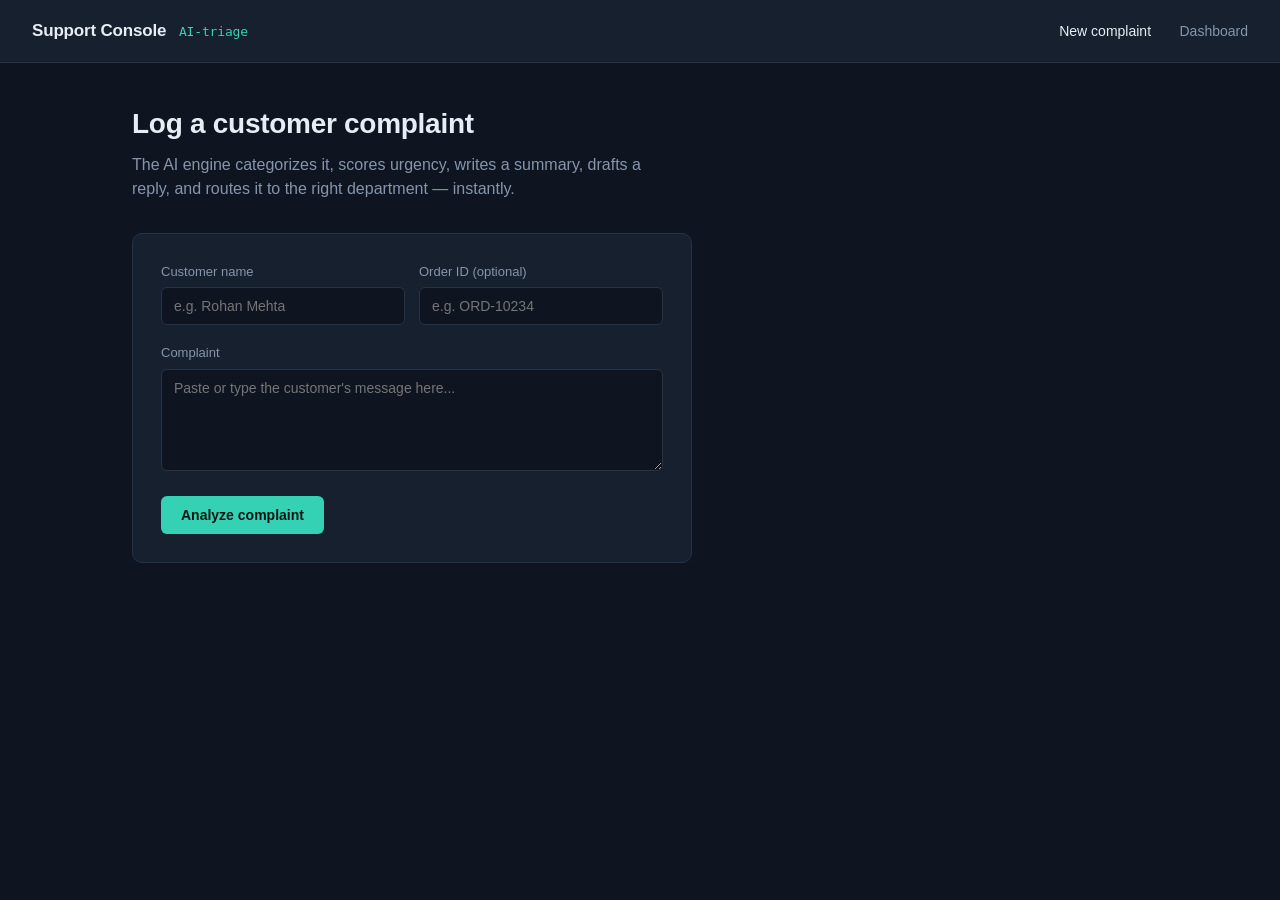
<file: index.html>
<!DOCTYPE html>
<html lang="en">
<head>
<meta charset="UTF-8">
<meta name="viewport" content="width=device-width, initial-scale=1">
<title>Submit a Complaint — Support Console</title>
<link rel="stylesheet" href="style.css">
</head>
<body>

  <div class="topbar">
    <div class="brand">Support Console <span>AI-triage</span></div>
    <nav>
      <a href="index.html" class="active">New complaint</a>
      <a href="dashboard.html">Dashboard</a>
    </nav>
  </div>

  <div class="page">
    <div class="hero">
      <h1>Log a customer complaint</h1>
      <p>The AI engine categorizes it, scores urgency, writes a summary, drafts a reply, and routes it to the right department — instantly.</p>
    </div>

    <div class="form-panel">
      <form id="complaint-form">
        <div class="field-row">
          <div class="field">
            <label for="customer">Customer name</label>
            <input type="text" id="customer" placeholder="e.g. Rohan Mehta">
          </div>
          <div class="field">
            <label for="order_id">Order ID (optional)</label>
            <input type="text" id="order_id" placeholder="e.g. ORD-10234">
          </div>
        </div>
        <div class="field">
          <label for="text">Complaint</label>
          <textarea id="text" rows="5" placeholder="Paste or type the customer's message here..." required></textarea>
        </div>
        <button type="submit" class="submit" id="submit-btn">Analyze complaint</button>
        <div class="error-msg" id="error-msg"></div>
      </form>
    </div>

    <div class="result-card" id="result-card">
      <div class="row"><div class="k">Category</div><div id="r-category"></div></div>
      <div class="row"><div class="k">Urgency</div><div id="r-urgency"></div></div>
      <div class="row"><div class="k">Summary</div><div id="r-summary"></div></div>
      <div class="row"><div class="k">Department</div><div id="r-department"></div></div>
      <div class="row"><div class="k">Suggested action</div><div id="r-action"></div></div>
      <div class="row" style="flex-direction: column;">
        <div class="k" style="margin-bottom: 8px;">Draft reply</div>
        <div class="reply-box" id="r-reply"></div>
      </div>
    </div>
  </div>

  <script src="script.js"></script>
</body>
</html>
</file>
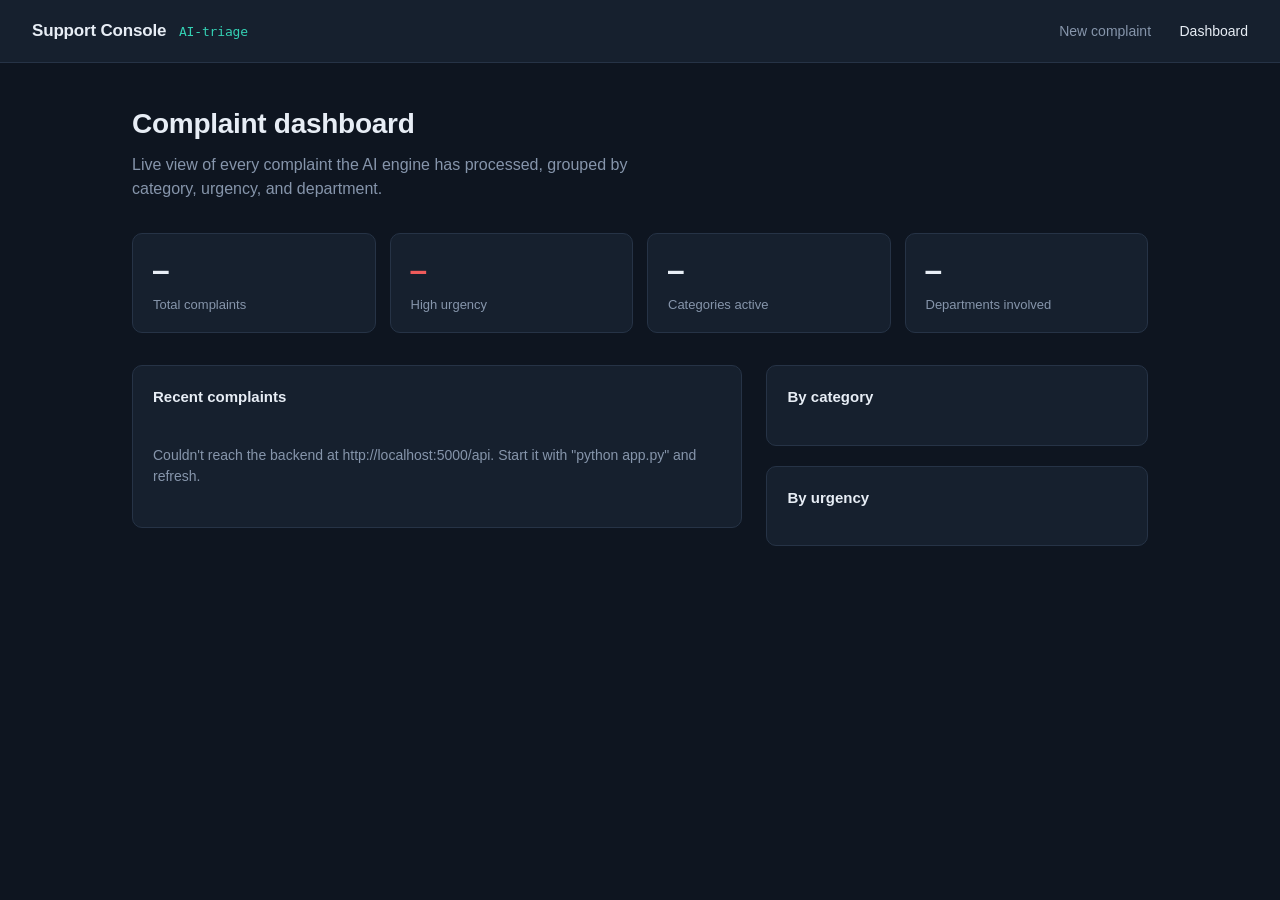
<file: dashboard.html>
<!DOCTYPE html>
<html lang="en">
<head>
<meta charset="UTF-8">
<meta name="viewport" content="width=device-width, initial-scale=1">
<title>Dashboard — Support Console</title>
<link rel="stylesheet" href="style.css">
</head>
<body>

  <div class="topbar">
    <div class="brand">Support Console <span>AI-triage</span></div>
    <nav>
      <a href="index.html">New complaint</a>
      <a href="dashboard.html" class="active">Dashboard</a>
    </nav>
  </div>

  <div class="page">
    <div class="hero">
      <h1>Complaint dashboard</h1>
      <p>Live view of every complaint the AI engine has processed, grouped by category, urgency, and department.</p>
    </div>

    <div class="stat-strip" id="stat-strip">
      <div class="stat"><div class="value" id="stat-total">–</div><div class="label">Total complaints</div></div>
      <div class="stat high"><div class="value" id="stat-high">–</div><div class="label">High urgency</div></div>
      <div class="stat"><div class="value" id="stat-categories">–</div><div class="label">Categories active</div></div>
      <div class="stat"><div class="value" id="stat-departments">–</div><div class="label">Departments involved</div></div>
    </div>

    <div class="dash-grid">
      <div class="panel">
        <h2>Recent complaints</h2>
        <div id="table-wrap">
          <table>
            <thead>
              <tr>
                <th>ID</th><th>Customer</th><th>Summary</th><th>Category</th><th>Urgency</th><th>Department</th>
              </tr>
            </thead>
            <tbody id="complaints-tbody"></tbody>
          </table>
          <div class="empty-state" id="empty-state" style="display:none;">
            No complaints yet — submit one from the "New complaint" tab.
          </div>
        </div>
      </div>

      <div>
        <div class="panel" style="margin-bottom: 20px;">
          <h2>By category</h2>
          <div id="chart-category"></div>
        </div>
        <div class="panel">
          <h2>By urgency</h2>
          <div id="chart-urgency"></div>
        </div>
      </div>
    </div>
  </div>

  <script src="script.js"></script>
  <script>
    if (typeof initDashboard === 'function') initDashboard();
  </script>
</body>
</html>
</file>
<file: style.css>
/* ---------------------------------------------------------------
   style.css — Person 3's work (Frontend)
   Design language: a night-shift ops console — the kind of screen
   a support team leaves open all day. Dense, calm, legible.
------------------------------------------------------------------ */

:root {
  --bg: #0e1520;
  --panel: #16202e;
  --panel-raised: #1c2838;
  --border: #263346;
  --text: #e7edf5;
  --muted: #8695ab;
  --accent: #34d1b4;       /* calm / low urgency */
  --accent-medium: #f0ad4e; /* medium urgency */
  --accent-high: #ef5b5b;   /* high urgency */
  --font-ui: 'Inter', -apple-system, BlinkMacSystemFont, 'Segoe UI', sans-serif;
  --font-mono: 'JetBrains Mono', 'SFMono-Regular', Consolas, monospace;
}

* { box-sizing: border-box; }

body {
  margin: 0;
  background: var(--bg);
  color: var(--text);
  font-family: var(--font-ui);
  line-height: 1.5;
}

a { color: var(--accent); }

/* ---- top bar shared by both pages ---- */
.topbar {
  display: flex;
  align-items: center;
  justify-content: space-between;
  padding: 18px 32px;
  border-bottom: 1px solid var(--border);
  background: var(--panel);
}

.topbar .brand {
  font-size: 17px;
  font-weight: 600;
  letter-spacing: -0.01em;
}

.topbar .brand span {
  color: var(--accent);
  font-family: var(--font-mono);
  font-weight: 500;
  font-size: 13px;
  margin-left: 8px;
}

.topbar nav a {
  color: var(--muted);
  text-decoration: none;
  font-size: 14px;
  margin-left: 24px;
}

.topbar nav a.active,
.topbar nav a:hover { color: var(--text); }

/* ---- generic layout ---- */
.page {
  max-width: 1080px;
  margin: 0 auto;
  padding: 40px 32px 80px;
}

.hero h1 {
  font-size: 28px;
  font-weight: 600;
  margin: 0 0 8px;
  letter-spacing: -0.01em;
}

.hero p {
  color: var(--muted);
  margin: 0 0 32px;
  max-width: 60ch;
}

/* ---- intake form (index.html) ---- */
.form-panel {
  background: var(--panel);
  border: 1px solid var(--border);
  border-radius: 10px;
  padding: 28px;
  max-width: 560px;
}

.field { margin-bottom: 18px; }

.field label {
  display: block;
  font-size: 13px;
  color: var(--muted);
  margin-bottom: 6px;
}

.field input,
.field textarea {
  width: 100%;
  background: var(--bg);
  border: 1px solid var(--border);
  border-radius: 6px;
  color: var(--text);
  font-family: var(--font-ui);
  font-size: 14px;
  padding: 10px 12px;
  resize: vertical;
}

.field input:focus,
.field textarea:focus {
  outline: 2px solid var(--accent);
  outline-offset: 1px;
  border-color: var(--accent);
}

.field-row { display: flex; gap: 14px; }
.field-row .field { flex: 1; }

button.submit {
  background: var(--accent);
  color: #0a1712;
  border: none;
  border-radius: 6px;
  padding: 11px 20px;
  font-size: 14px;
  font-weight: 600;
  cursor: pointer;
}

button.submit:hover { filter: brightness(1.08); }
button.submit:disabled { opacity: 0.6; cursor: not-allowed; }

.error-msg {
  color: var(--accent-high);
  font-size: 13px;
  margin-top: 10px;
  display: none;
}

/* ---- AI result card ---- */
.result-card {
  margin-top: 28px;
  background: var(--panel);
  border: 1px solid var(--border);
  border-left: 3px solid var(--accent);
  border-radius: 10px;
  padding: 24px;
  max-width: 560px;
  display: none;
}

.result-card.urgency-High { border-left-color: var(--accent-high); }
.result-card.urgency-Medium { border-left-color: var(--accent-medium); }
.result-card.urgency-Low { border-left-color: var(--accent); }

.result-card .row {
  display: flex;
  gap: 10px;
  margin-bottom: 14px;
  font-size: 14px;
}

.result-card .row .k {
  color: var(--muted);
  min-width: 110px;
  flex-shrink: 0;
}

.tag {
  display: inline-block;
  font-family: var(--font-mono);
  font-size: 12px;
  padding: 2px 8px;
  border-radius: 4px;
  background: var(--panel-raised);
  border: 1px solid var(--border);
}

.tag.urgency-High { color: var(--accent-high); border-color: var(--accent-high); }
.tag.urgency-Medium { color: var(--accent-medium); border-color: var(--accent-medium); }
.tag.urgency-Low { color: var(--accent); border-color: var(--accent); }

.result-card .reply-box {
  background: var(--bg);
  border: 1px solid var(--border);
  border-radius: 6px;
  padding: 14px;
  font-size: 14px;
  color: var(--text);
}

/* ---- dashboard.html ---- */
.stat-strip {
  display: grid;
  grid-template-columns: repeat(4, 1fr);
  gap: 14px;
  margin-bottom: 32px;
}

.stat {
  background: var(--panel);
  border: 1px solid var(--border);
  border-radius: 10px;
  padding: 18px 20px;
}

.stat .value {
  font-family: var(--font-mono);
  font-size: 26px;
  font-weight: 600;
}

.stat .label {
  color: var(--muted);
  font-size: 13px;
  margin-top: 4px;
}

.stat.high .value { color: var(--accent-high); }

.dash-grid {
  display: grid;
  grid-template-columns: 1.6fr 1fr;
  gap: 24px;
  align-items: start;
}

.panel {
  background: var(--panel);
  border: 1px solid var(--border);
  border-radius: 10px;
  padding: 20px;
}

.panel h2 {
  font-size: 15px;
  font-weight: 600;
  margin: 0 0 16px;
}

/* complaints table */
table { width: 100%; border-collapse: collapse; font-size: 13px; }
th {
  text-align: left;
  color: var(--muted);
  font-weight: 500;
  padding: 8px 10px;
  border-bottom: 1px solid var(--border);
}
td {
  padding: 10px 10px;
  border-bottom: 1px solid var(--border);
  vertical-align: top;
}
tr:last-child td { border-bottom: none; }
td.summary { color: var(--text); max-width: 260px; }
td.id { font-family: var(--font-mono); color: var(--muted); }
td.dept { color: var(--muted); }

/* bar chart (hand-rolled, no external deps) */
.bar-row { display: flex; align-items: center; gap: 10px; margin-bottom: 10px; font-size: 13px; }
.bar-row .bar-label { width: 110px; flex-shrink: 0; color: var(--muted); }
.bar-row .bar-track { flex: 1; background: var(--bg); border-radius: 4px; height: 16px; overflow: hidden; }
.bar-row .bar-fill { height: 100%; background: var(--accent); border-radius: 4px; }
.bar-row .bar-count { width: 24px; text-align: right; font-family: var(--font-mono); color: var(--muted); }

.empty-state {
  color: var(--muted);
  font-size: 14px;
  padding: 20px 0;
}

@media (max-width: 800px) {
  .dash-grid { grid-template-columns: 1fr; }
  .stat-strip { grid-template-columns: repeat(2, 1fr); }
  .field-row { flex-direction: column; }
}
</file>
